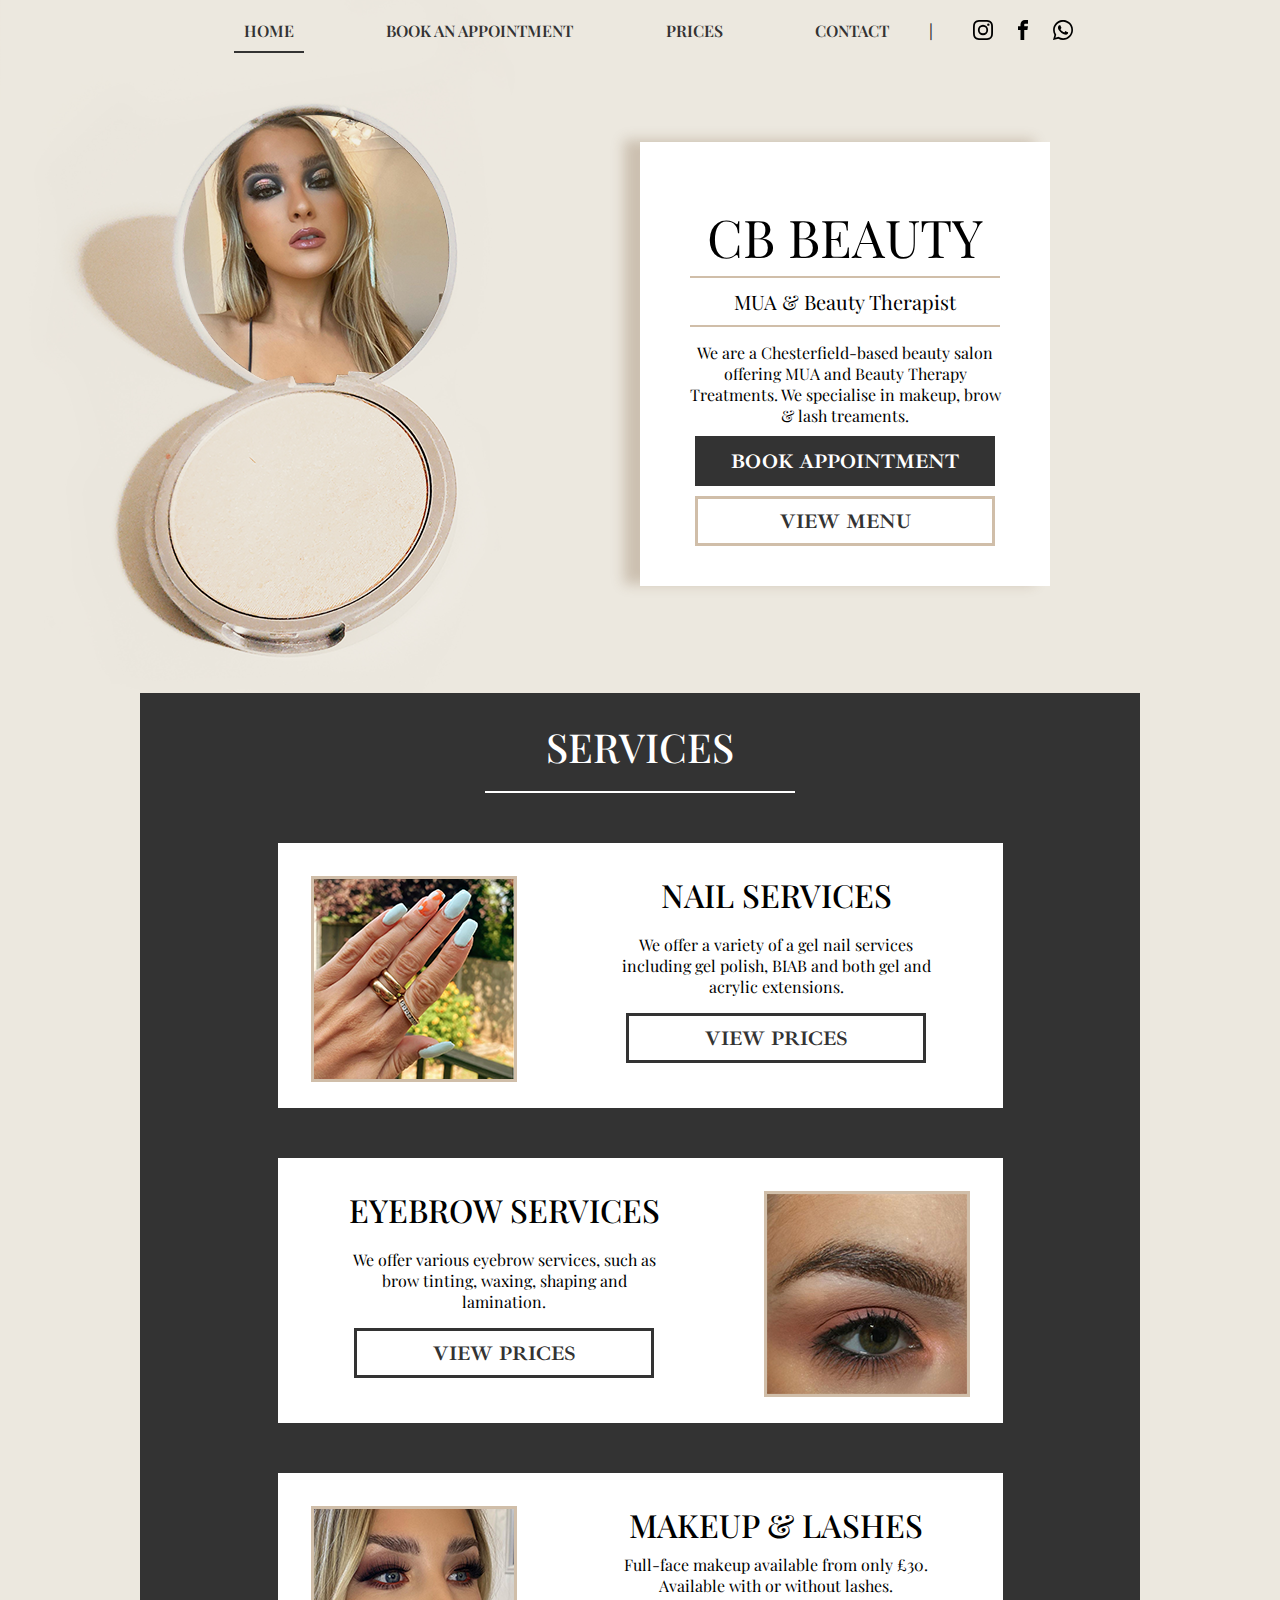
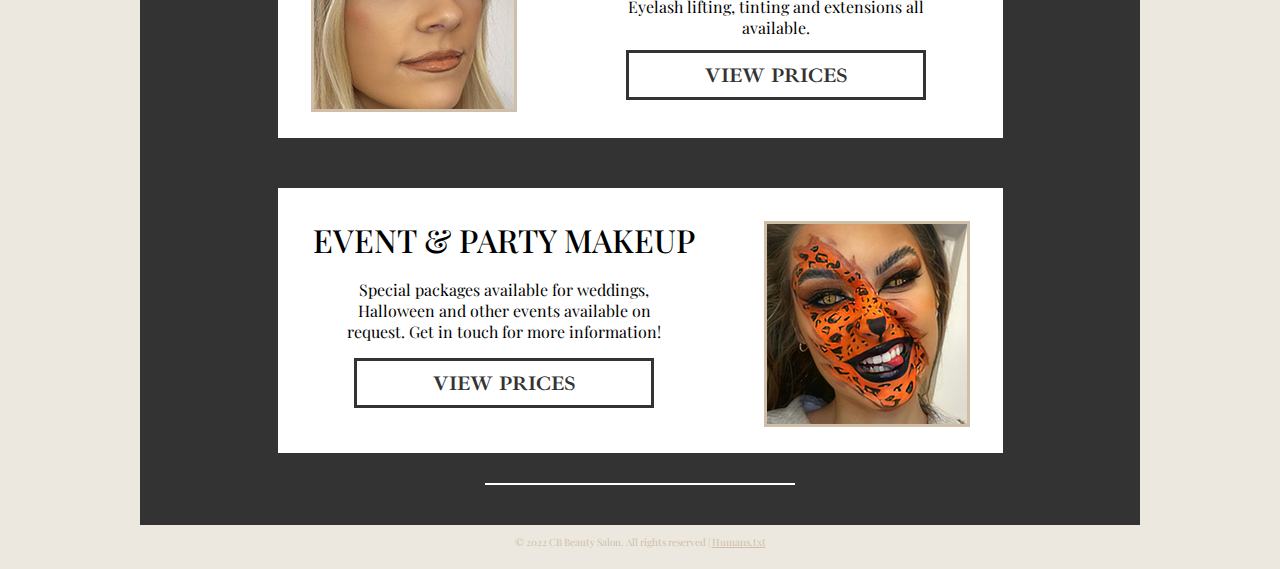
<file: index.html>
<!DOCTYPE html>
<meta name="viewport" content="width=device-width, initial-scale=1" />
<html>
    <head>
        <title>CB Beauty | Chesterfield-based Beauty Salon</title>
        <link rel="preconnect" href="https://fonts.googleapis.com">
        <link rel="preconnect" href="https://fonts.gstatic.com" crossorigin>
        <link href="https://fonts.googleapis.com/css2?family=Ibarra+Real+Nova:wght@400;500;600;700&family=Playfair+Display:wght@400;500;600&display=swap" rel="stylesheet">
        <link rel="stylesheet" href="./css/global.css">
        <link rel="stylesheet" href="./css/index.css">
        <link type="text/plain" rel="author" href="./humans.txt" />
        <link rel="icon" href="./favicon.ico" type="image/x-icon" />
        <script src="./js/scripts.js"></script>
    </head>
    <body>
        <div class="container">
            <div class="landingImage">
                <img id="landingImage" src="./images/landing-desktop.png" alt="Landing image" width='540' height='765' draggable="false" />
            </div>
            <div class="navbar">
                <ul id="nav">
                    <span class="navigation">
                        <li><a class="active" href="./">Home</a></li>
                        <li><a href="./contact-us.html#book">Book an Appointment</a></li>
                        <li><a href="./prices.html">Prices</a></li>
                        <li><a href="./contact-us.html#help">Contact</a></li>
                    </span>
                    <span class="separator">
                        <li><p>|</p></li>
                    </span>
                    <span class="socials">
                        <li><a href="https://www.instagram.com/cbbeautysalonltd/"><img src="./images/instagram.svg" alt="instragram icon" class="icon" draggable="false" width="20" height="20" /></a></li>
                        <li><a href="https://facebook.com/CBBeautyChesterfield/"><img src="./images/facebook.svg" alt="facebook icon" class="icon" draggable="false" width="20" height="20" /></a></li>
                        <li><a href="https://wa.me/447583108970"><img src="./images/whatsapp.svg" alt="whatsapp icon" class="icon" draggable="false" width="20" height="20" /></a></li>
                    </span>
                </ul>
                <a onclick="toggleNav(this)" class="menu">
                    <!-- <img src="./images/menu.svg" alt="menu icon" draggable="false" width="30" height="24" /> -->
                    <div class="menu-burger"></div>
                </a>
            </div>
            <section>
                <div class="landing fade-in">
                    <h1>CB Beauty</h1>
                    <hr class="divider">
                    <h2>MUA & Beauty Therapist</h2>
                    <hr class="divider">
                    <p>We are a Chesterfield-based beauty salon offering MUA and Beauty Therapy Treatments. We specialise in makeup, brow & lash treaments. </p>
                    <input class="button black" type="button" onclick="location.href='./contact-us.html#book';" value="Book Appointment" />
                    <input class="button" type="button" onclick="location.href='./contact-us.html#contact';" value="View Menu" />
                </div>
            </section>
            <section>
                <div class="services fade-in">
                    <h1>Services</h1>
                    <hr class="divider">
                    <div class="service grid toLeft">
                        <h2 class="name">NAIL SERVICES</h2>
                        <p class="description">We offer a variety of a gel nail services including gel polish, BIAB and both gel and acrylic extensions.</p>
                        <img class="image" src="./images/full-set-hard-gel-nail-extensions.png" alt="CB Beauty Nail Services" draggable="false" loading="lazy" width="200" height="200" />
                        <input class="button" type="button" onclick="location.href='./prices.html#nails';" value="View Prices" />
                    </div>
                    <div class="service grid toRight">
                        <h2>EYEBROW SERVICES</h2>
                        <p>We offer various eyebrow services, such as brow tinting, waxing, shaping and lamination.</p>
                        <img class="image" src="./images/semi-structured-brows-eyebrows.png" alt="CB Beauty Eyebrow Services" draggable="false" loading="lazy" width="200" height="200" />
                        <input class="button" type="button" onclick="location.href='./prices.html#brows';" value="View Prices" />
                    </div>
                    <div class="service grid toLeft">
                        <h2>MAKEUP & LASHES</h2>
                        <p>Full-face makeup available from only £30. Available with or without lashes.<br>Eyelash lifting, tinting and extensions all available.</p>
                        <img class="image" src="./images/full-face-makeup-with-lashes.png" alt="CB Beauty Makeup & Eyelash Services" draggable="false" loading="lazy" width="200" height="200" />
                        <input class="button" type="button" onclick="location.href='./prices.html#makeup&lashes';" value="View Prices" />
                    </div>
                    <div class="service grid toRight">
                        <h2>EVENT & PARTY MAKEUP</h2>
                        <p>Special packages available for weddings, Halloween and other events available on request. Get in touch for more information!</p>
                        <img class="image" src="./images/halloween-event-and-party-makeup.png" alt="CB Beauty Party and Special Event Makeup Services" draggable="false" loading="lazy" width="200" height="200" />
                        <input class="button" type="button" onclick="location.href='./prices.html#makeup';" value="View Prices" />
                    </div>
                    <hr class="divider">
                </div>
            </section>
        </div>
        <footer>
            <p>© 2022 CB Beauty Salon. All rights reserved | <a href="./humans.txt">Humans.txt</a> </p>
        </footer>
    </body>
</html>
</file>
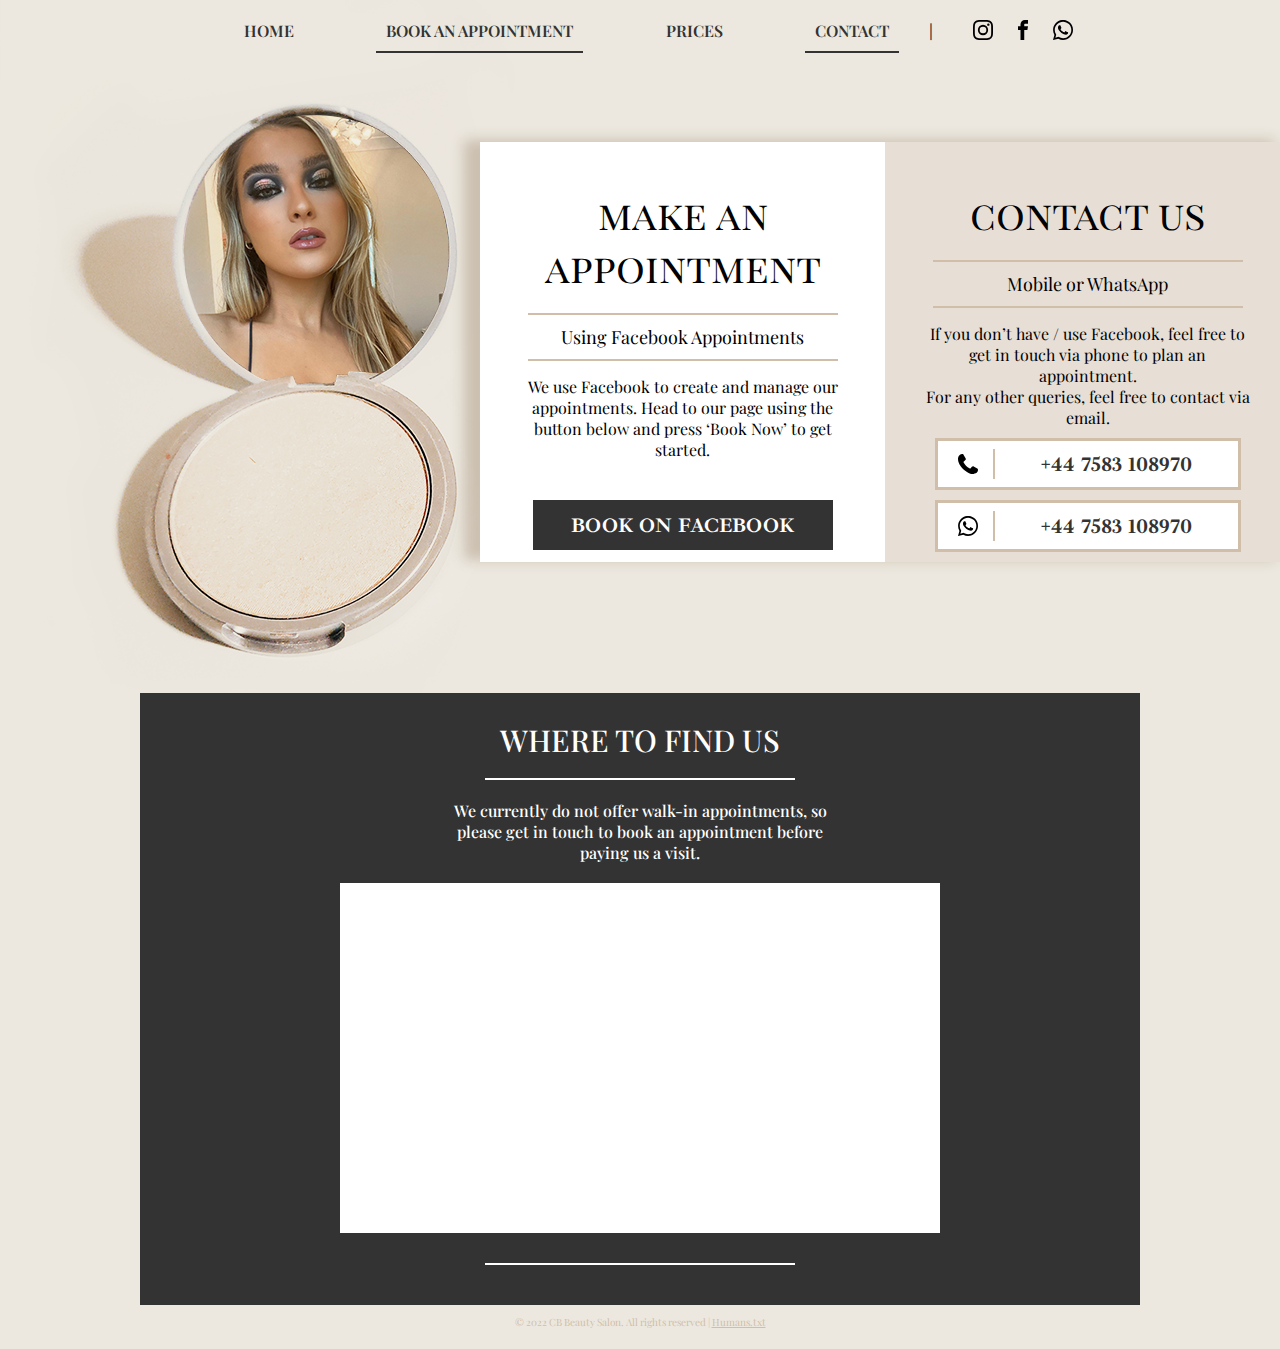
<file: contact-us.html>
<!DOCTYPE html>
<meta name="viewport" content="width=device-width, initial-scale=1" />
<html>
    <head>
        <title>CB Beauty | Contact us</title>
        <link rel="preconnect" href="https://fonts.googleapis.com">
        <link rel="preconnect" href="https://fonts.gstatic.com" crossorigin>
        <link href="https://fonts.googleapis.com/css2?family=Ibarra+Real+Nova:wght@400;500;600;700&family=Playfair+Display:wght@400;500;600&display=swap" rel="stylesheet">
        <link rel="stylesheet" href="./css/global.css">
        <link rel="stylesheet" href="./css/contact.css">
        <link rel="icon" href="./favicon.ico" type="image/x-icon" />
        <script src="./js/scripts.js"></script>
        <script type="text/javascript">
            function scrollToHash() {
                if (window.location.hash && window.innerWidth <= 925) {
                    id = window.location.hash.split('#')[1];
                    switch (id) {
                    case 'book':
                        document.getElementById('bookings').scrollIntoView(false);
                    case 'help':
                        document.getElementById('contact').scrollIntoView(false);
                    }
                }
            }
        </script>
    </head>
    <body onload="scrollToHash()">
        <div class="container">
            <div class="landingImage">
                <img id="landingImage" src="../images/landing-desktop.png" alt="Landing image" width='540' height='765' draggable="false" />
            </div>
            <div class="navbar">
                <ul id="nav">
                    <span class="navigation">
                        <li><a href="./">Home</a></li>
                        <li><a class="active" href="./contact-us.html#book">Book an Appointment</a></li>
                        <li><a href="./prices.html">Prices</a></li>
                        <li><a class="active" href="./contact-us.html#help">Contact</a></li>
                    </span>
                    <span class="separator">
                        <li><p>|</p></li>
                    </span>
                    <span class="socials">
                        <li><a href="https://www.instagram.com/cbbeautysalonltd/"><img src="./images/instagram.svg" alt="instragram icon" class="icon" draggable="false" width="20" height="20" /></a></li>
                        <li><a href="https://facebook.com/CBBeautyChesterfield/"><img src="./images/facebook.svg" alt="facebook icon" class="icon" draggable="false" width="20" height="20" /></a></li>
                        <li><a href="https://wa.me/447583108970"><img src="./images/whatsapp.svg" alt="whatsapp icon" class="icon" draggable="false" width="20" height="20" /></a></li>
                    </span>
                </ul>
                <a onclick="toggleNav(this)" class="menu">
                    <!-- <img src="./images/menu.svg" alt="menu icon" draggable="false" width="30" height="24" /> -->
                    <div class="menu-burger"></div>
                </a>
            </div>
            <section>
                <div class="contact fade-in">
                    <div class="panel" id="bookings">
                        <h1>Make an appointment</h1>
                        <hr class="divider">
                        <h2>Using Facebook Appointments</h2>
                        <hr class="divider">
                        <p>We use Facebook to create and manage our appointments. Head to our page using the button below and press ‘Book Now’ to get started. </p>
                        <a href='https://fb.com/CBBeautyChesterfield'><input class="button black" type="button" value="Book on Facebook" /></a>
                    </div>
                    <div class="panel coloured" id="contact">
                        <h1>Contact Us</h1>
                        <hr class="divider">
                        <h2>Mobile or WhatsApp</h2>
                        <hr class="divider">
                        <p>If you don’t have / use Facebook, feel free to get in touch via phone to plan an appointment.<br>For any other queries, feel free to contact via email. </p>
                        <div class="button info" onclick="location.href='tel:+447583108970';">
                            <img src="./images/phone-call.svg" alt="phone call vector icon">
                            <a>+44 7583 108970</a>
                        </div>
                        <div class="button info" onclick="location.href='https://wa.me/447583108970';">
                            <img src="./images/whatsapp.svg" alt="phone call vector icon">
                            <a>+44 7583 108970</a>
                        </div>
                    </div>
                </div>
                <div class="services map fade-in">
                    <h1>Where to find us</h1>
                    <hr class="divider">
                    <p>We currently do not offer walk-in appointments, so please get in touch to book an appointment before paying us a visit. </p>
                    <div id="location">
                        <iframe src="https://www.google.com/maps/embed?pb=!1m18!1m12!1m3!1d2388.195735470234!2d-1.4720053000000002!3d53.232267500000006!2m3!1f0!2f0!3f0!3m2!1i1024!2i768!4f13.1!3m3!1m2!1s0x487985a1b3f1967b%3A0xd38a5931ae630f93!2s11%20Old%20Pheasant%20Ct%2C%20Chesterfield%20S40%203GY!5e0!3m2!1sen!2suk!4v1658958017430!5m2!1sen!2suk" width="100%" height="100%" style="border:0;" allowfullscreen="" loading="lazy" referrerpolicy="no-referrer-when-downgrade"></iframe>
                    </div>
                    <hr class="divider">
                </div>
                <footer>
                    <p>© 2022 CB Beauty Salon. All rights reserved | <a href="./humans.txt">Humans.txt</a> </p>
                </footer>
            </section>
        </div>
    </body>

</html>
</file>
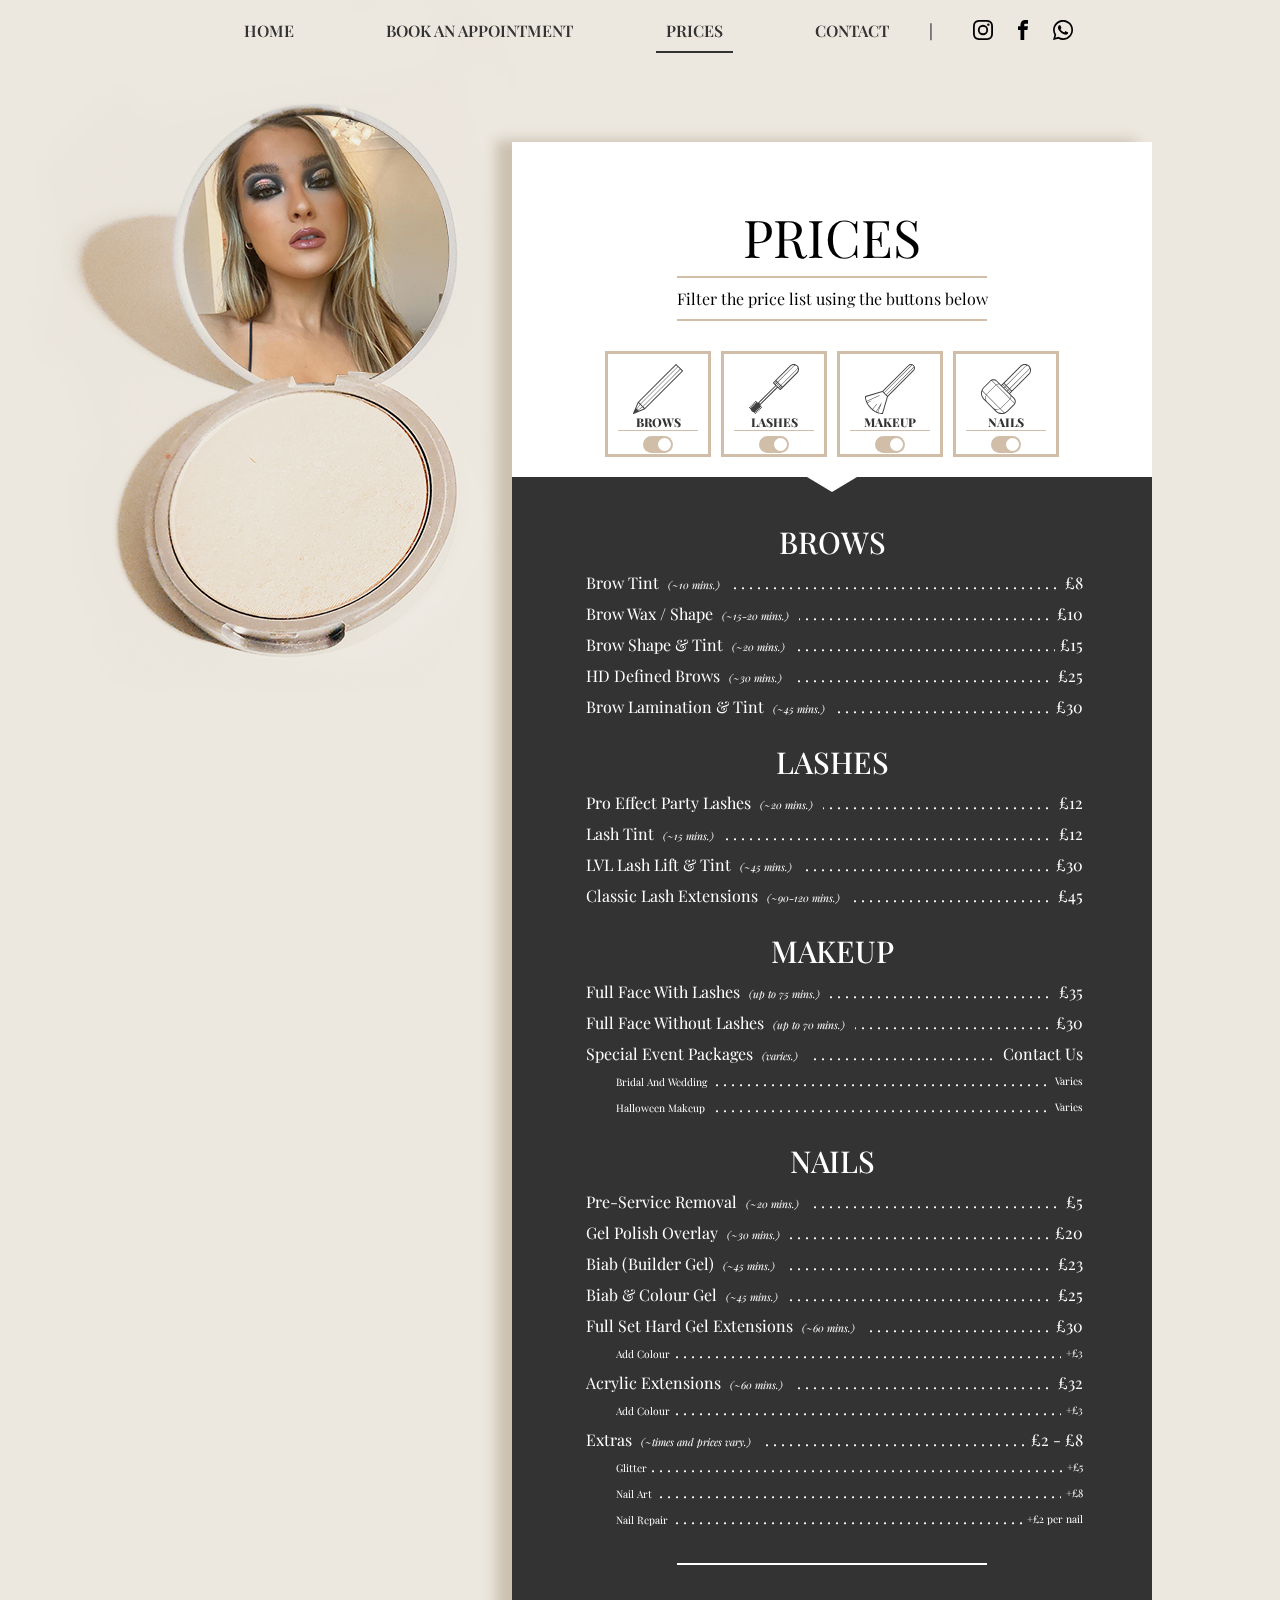
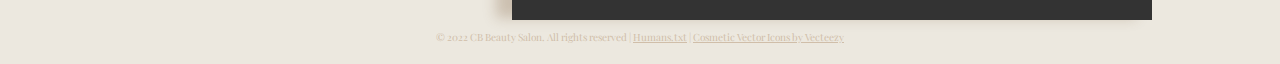
<file: prices.html>
<!DOCTYPE html>
<meta name="viewport" content="width=device-width, initial-scale=1" />
<html>
    <head>
        <title>CB Beauty | Prices</title>
        <link rel="preconnect" href="https://fonts.googleapis.com">
        <link rel="preconnect" href="https://fonts.gstatic.com" crossorigin>
        <link href="https://fonts.googleapis.com/css2?family=Ibarra+Real+Nova:wght@400;500;600;700&family=Playfair+Display:wght@400;500;600&display=swap" rel="stylesheet">
        <link rel="stylesheet" href="./css/global.css">
        <link rel="stylesheet" href="./css/prices.css">
        <link rel="icon" href="favicon.ico" type="image/x-icon" />
        <script src="./js/scripts.js"></script>
        <script type="text/javascript">
            function filterMenu(self, id) {
                var x = document.getElementById(id);
                var y = self.querySelector('input')
                if (x.className === "segment active") {
                    x.className = "segment";
                    y.checked = false;
                } else {
                    x.className = "segment active";
                    y.checked = true;
                }
            }

            function toggleFilter(id, result) {
                var x = document.getElementById(id);
                var y = x.querySelector('input')
                if (y.checked != result) {
                    x.click();
                }
            }

            function filterUsingHash() {
                if(window.location.hash) {
                    id = window.location.hash.split('#')[1];
                    console.log(id)
                    if (id.includes("brows")) {
                    toggleFilter('brows-button', true);
                    } else {toggleFilter('brows-button', false);}
                    if (id.includes("lashes")) {
                    toggleFilter('lashes-button', true);
                    } else {toggleFilter('lashes-button', false);}
                    if (id.includes("makeup")) {
                    toggleFilter('makeup-button', true);
                    } else {toggleFilter('makeup-button', false);}
                    if (id.includes("nails")) {
                    toggleFilter('nails-button', true);
                    } else {toggleFilter('nails-button', false);}
                }
            }
        </script>
    </head>
    <body onload="filterUsingHash()">
        <div class="container">
            <div class="landingImage fixed">
                <img id="landingImage" src="../images/landing-desktop.png" alt="Landing image" width='540' height='765' draggable="false" />
            </div>
            <div class="navbar">
                <ul id="nav">
                    <span class="navigation">
                        <li><a href="./">Home</a></li>
                        <li><a href="./contact-us.html#book">Book an Appointment</a></li>
                        <li><a class="active" href="./prices.html">Prices</a></li>
                        <li><a href="./contact-us.html#help">Contact</a></li>
                    </span>
                    <span class="separator">
                        <li><p>|</p></li>
                    </span>
                    <span class="socials">
                        <li><a href="https://www.instagram.com/cbbeautysalonltd/"><img src="./images/instagram.svg" alt="instragram icon" class="icon" draggable="false" width="20" height="20" /></a></li>
                        <li><a href="https://facebook.com/CBBeautyChesterfield/"><img src="./images/facebook.svg" alt="facebook icon" class="icon" draggable="false" width="20" height="20" /></a></li>
                        <li><a href="https://wa.me/447583108970"><img src="./images/whatsapp.svg" alt="whatsapp icon" class="icon" draggable="false" width="20" height="20" /></a></li>
                    </span>
                </ul>
                <a onclick="toggleNav(this)" class="menu">
                    <!-- <img src="./images/menu.svg" alt="menu icon" draggable="false" width="30" height="24" /> -->
                    <div class="menu-burger"></div>
                </a>
            </div>
            <section>
                <div class="prices fade-in">
                    <h1>Prices</h1>
                    <hr class="divider">
                    <p>Filter the price list using the buttons below</p>
                    <hr class="divider">
                    <div class="filters">
                        <div class="button" onclick="filterMenu(this, 'brows')" id="brows-button">
                            <img src="./images/eyebrow-pencil-vector.svg" draggable="false" />
                            <h3>brows</h3> 
                            <div class="toggle">
                                <label class="switch">
                                    <input type="checkbox" checked="checked">
                                    <span class="slider round"></span>
                                </label>
                            </div>
                        </div>
                        <div class="button" onclick="filterMenu(this, 'lashes')" id="lashes-button">
                            <img src="./images/eyelash-mascara-vector.svg" draggable="false" />
                            <h3>lashes</h3> 
                            <div class="toggle">
                                <label class="switch">
                                    <input type="checkbox" checked="checked">
                                    <span class="slider round"></span>
                                </label>
                            </div>
                        </div>
                        <div class="button" onclick="filterMenu(this, 'makeup')" id="makeup-button">
                            <img src="./images/makeup-brush-vector.svg" draggable="false" />
                            <h3>makeup</h3> 
                            <div class="toggle">
                                <label class="switch">
                                    <input type="checkbox" checked="checked">
                                    <span class="slider round"></span>
                                </label>
                            </div>
                        </div>
                        <div class="button" onclick="filterMenu(this, 'nails')" id="nails-button">
                            <img src="./images/nail-polish-vector.svg" draggable="false" />
                            <h3>nails</h3> 
                            <div class="toggle">
                                <label class="switch">
                                    <input type="checkbox" checked="checked">
                                    <span class="slider round"></span>
                                </label>
                            </div>
                        </div>
                    </div>
                    <div class="triangle-down"></div>
                    <div class="menu">
                        <ul>
                            <div id="brows" class="segment active">
                                <h2>Brows</h2>
                                <li><p><span class="plan">Brow tint <span class="duration">(~10 mins.)</span></span><span class="price">£8</span></p></li>
                                <li><p><span class="plan">Brow wax / shape <span class="duration">(~15-20 mins.)</span></span><span class="price">£10</span></p></li>
                                <li><p><span class="plan">Brow shape & tint <span class="duration">(~20 mins.)</span></span><span class="price">£15</span></p></li>
                                <li><p><span class="plan">HD defined brows <span class="duration">(~30 mins.)</span></span><span class="price">£25</span></p></li>
                                <li><p><span class="plan">Brow lamination & tint <span class="duration">(~45 mins.)</span></span><span class="price">£30</span></p></li>
                            </div>
                            <div id="lashes" class="segment active">
                                <h2>Lashes</h2>
                                <li><p><span class="plan">Pro effect party lashes <span class="duration">(~20 mins.)</span></span><span class="price">£12</span></p></li>
                                <li><p><span class="plan">Lash tint <span class="duration">(~15 mins.)</span></span><span class="price">£12</span></p></li>
                                <li><p><span class="plan">LVL lash lift & tint <span class="duration">(~45 mins.)</span></span><span class="price">£30</span></p></li>
                                <li><p><span class="plan">Classic lash extensions <span class="duration">(~90-120 mins.)</span></span><span class="price">£45</span></p></li>
                            </div>
                            <div id="makeup" class="segment active">
                                <h2>Makeup</h2>
                                <li><p><span class="plan">Full face with lashes <span class="duration">(up to 75 mins.)</span></span><span class="price">£35</span></p></li>
                                <li><p><span class="plan">Full face without lashes <span class="duration">(up to 70 mins.)</span></span><span class="price">£30</span></p></li>
                                <li><p><span class="plan">Special event packages <span class="duration">(varies.)</span></span><span class="price">Contact Us</span></p></li>
                                <li><p class="option"><span class="plan">Bridal and Wedding</span><span class="price">Varies</span></p></li>
                                <li><p class="option"><span class="plan">Halloween Makeup</span><span class="price">Varies</span></p></li>
                            </div>
                            <div id="nails" class="segment active">
                                <h2>Nails</h2>
                                <li><p><span class="plan">Pre-service removal <span class="duration">(~20 mins.)</span></span><span class="price">£5</span></p></li>
                                <li><p><span class="plan">Gel polish overlay <span class="duration">(~30 mins.)</span></span><span class="price">£20</span></p></li>
                                <li><p><span class="plan">Biab (Builder Gel) <span class="duration">(~45 mins.)</span></span><span class="price">£23</span></p></li>
                                <li><p><span class="plan">Biab & colour gel <span class="duration">(~45 mins.)</span></span><span class="price">£25</span></p></li>
                                <li><p><span class="plan">Full set hard gel extensions <span class="duration">(~60 mins.)</span></span><span class="price">£30</span></p></li> 
                                <li><p class="option"><span class="plan">Add Colour</span><span class="price">+£3</span></p></li>
                                <li><p><span class="plan">Acrylic extensions <span class="duration">(~60 mins.)</span></span><span class="price">£32</span></p></li>
                                <li><p class="option"><span class="plan">Add Colour</span><span class="price">+£3</span></p></li>
                                <li><p><span class="plan">Extras <span class="duration">(~times and prices vary.)</span></span><span class="price">£2 - £8</span></p></li>
                                <li><p class="option"><span class="plan">Glitter</span><span class="price">+£5</span></p></li>
                                <li><p class="option"><span class="plan">Nail art</span><span class="price">+£8</span></p></li>
                                <li><p class="option"><span class="plan">Nail repair</span><span class="price">+£2 per nail</span></p></li>
                            </div>
                        </ul>
                        <hr class="divider">
                    </div>
                </div>
            </section>
            <footer>
                <p>© 2022 CB Beauty Salon. All rights reserved | <a href="./humans.txt">Humans.txt</a> | <a href="https://www.vecteezy.com/vector-art/129490-free-cosmetic-icon-vector">Cosmetic Vector Icons by Vecteezy</a></p>
            </footer>
        </div>
    </body>
</html>
</file>
<file: css/global.css>
:root {
    font-size: 62.5%;
    --bg-color: #ECE8DF;
    --near-black: #333333;
    --accent-col: #D0BEA9;
}

html,
body {
  padding: 0;
  margin: 0;
  font-family: 'Playfair Display', 'Garamond', Georgia, 'Times New Roman', Times, serif, system-ui, -apple-system, BlinkMacSystemFont, 'Segoe UI', Roboto, Oxygen, Ubuntu, Cantarell, 'Open Sans', 'Helvetica Neue', sans-serif;
  background-color: var(--bg-color);
  overflow: auto;
  min-width: 230px;
  max-width: 100%;
  overflow-x: auto;
  overflow-y: visible;
  /* width: 100%; */
}

footer {
  display: block;
  align-items: center;
  justify-content: center;
}

footer p, footer a {
  text-align: center;
  color: var(--accent-col);
  padding-bottom: 1rem;
  /* margin-bottom: 0; */
}

footer img {
  width: 88;
  height: 33;
  display: block;
  margin-left: auto;
  margin-right: auto;
  filter: brightness(0) saturate(100%) invert(82%) sepia(33%) saturate(166%) hue-rotate(352deg) brightness(90%) contrast(89%);
}

section {
  overflow: visible;
  height: auto;
}

.container {
  max-width: 1440px;
  margin: auto;
  padding: 0;
  overflow-y:visible;
  height: auto;
}

.landingImage {
  max-width: 630px;
}
#landingImage {
  position: relative;
  top: -70px;
  left: 0;
  width: 540px;
  height: auto;
  z-index: 0;
}

/* Buttons */

.button {
  font-size: 2rem;
  font-weight: 700;
  font-family: 'Ibarra Real Nova', 'Garamond', Georgia, 'Times New Roman', Times, serif;
  text-transform: uppercase;
  color: var(--near-black);
  background-color: #fff;
  margin: 0 0 1rem 0;
  border: 3px solid var(--accent-col);
  -webkit-appearance: none;
  border-radius: 0;
  width: 300px;
  height: 50px;
}

.button:hover {
  cursor: pointer;
}

/* Services */

.services {
  position: relative;
  margin: auto;
  margin-top: -75px;
  width: 1000px;
  /* height: 1200px; */
  background-color: var(--near-black);
  font-family: 'Playfair Display', 'Garamond', Georgia, 'Times New Roman', Times, serif;
}

.services h1 {
  color: white;
  font-size: 4rem;
  font-weight: 500;
  text-transform: uppercase;
  text-align: center;
  padding: 2.7rem 0 0 0;
  margin: 0;
  margin-bottom: 1.8rem;
}

.services .divider {
  border-color: #fff;
}

.services .divider:last-of-type {
  margin-top: 3rem;
  padding-bottom: 4rem;
}

.divider {
    width: 31rem;
    border: none;
    border-top: 2px solid var(--accent-col);
}

/* Nav bar */

.navbar {
  position: absolute;
  width: 100%;
  top: 0;
  left: 0;
}

.navbar ul {
  width: 65%;
  max-width: 936px;
  display: flex;
  padding: 0;
  margin: auto;
  display: flex;
  justify-content: space-between;
}

.navbar li {
  list-style: none;
  text-transform: uppercase;
}

.navbar a, .navbar p, .navbar span {
  display: block;
  padding: 1rem;
  color: var(--near-black);
  text-align: center;
  font-weight: 600;
  font-family: 'Playfair Display', 'Garamond', Georgia, 'Times New Roman', Times, serif;
  font-size: 1.6rem;
  text-decoration: none;
}

.navbar .active, .navbar a:hover {
  border-bottom: 2px solid var(--near-black);
}

.navbar .socials .icon {
  color: var(--near-black);
  width: 2rem;
  height: 2rem;
  padding: 0;
}

.navbar .navigation {
  width: 80%;
  display: flex;
  flex-direction: row;
  justify-content: space-between;
}

.navbar .separator p {
  margin: 0;
}

.navbar .socials {
  width: 10%;
  display: flex;
  flex-direction: row;
  justify-content: space-between;
}

.navbar .menu {
  display: none;
}

@media screen and (max-width: 400px) {
  :root {
      font-size: 48%;
  }
}

@media screen and (max-width: 925px) {
  .navbar {
      position: absolute;
      right: 0;
      width: 100%;
      /* height: 100%; */
      z-index: 2;
  }
  .navbar ul {
      position: fixed;
      right: -300px;
      display: none;
      transition: .4s;
      text-decoration: none;
      display: block;
      margin: 0;
      padding-top: 5rem;
      width: 100%;
      max-width: 300px;
      right: -300px;
      height: 100%;
      background-color: hsla(30, 16%, 83%, 0.85);
      backdrop-filter: blur(5px);
      -webkit-backdrop-filter: blur(5px);
      overflow: auto;
  }
  .navbar ul.active {
      text-decoration: none;
      display: block;
      right: 0px;
  }
  .navbar span {
      padding: 0;
  }
  .navbar .navigation {
      width: 100%;
      flex-direction: column;
  }
  .navbar .separator {
      display: none;
  }
  .navbar .socials {
      width: 100%;
      flex-direction: column;
  }
  .navbar a {
      padding: 2rem;
  }
  .navbar .menu {
      display: block;
      position: fixed;
      top: 0px;
      right:0px;
      color: var(--near-black);
      width: 3rem;
      height: 2.4rem;
      margin: 1.5rem 2rem;
      padding: 8px 5px 8px 5px;
      background-color: var(--bg-color);
      border-radius: 5px;
      display: flex;
      justify-content: center;
      align-items: center;
  }
  .navbar .menu img {
      margin: 0;
      padding: 0;
      width: 100%;
      height: auto;
  }
  .navbar .menu:hover {
      border: none;
      cursor: pointer;
  }
  /* Nav button */
  .navbar .menu .menu-burger {
    position: relative;
    width: 3rem;
    height: .4rem;
    background-color: var(--near-black);
    border-radius: 5px;
    transition: all .3s ease-in-out;
  }
  .navbar .menu .menu-burger::before, .menu-burger::after {
    content: '';
    position: absolute;
    left: 0;
    width: 3rem;
    height: .4rem;
    background-color: var(--near-black);
    border-radius: 5px;
    transition: all .3s ease-in-out;
  }
  .navbar .menu .menu-burger::before {
    transform: translateY(-1rem);
  }
  .navbar .menu .menu-burger::after {
    transform: translateY(1rem);
  }
  /* Animated Nav Button: */
  .navbar .menu.open .menu-burger {
    transform: translateX(3rem);
    background: transparent;
  }
  .navbar .menu.open .menu-burger::before {
    transform: rotate(-45deg) translate(-2.2rem, -2.2rem);
  }
  .navbar .menu.open .menu-burger::after {
    transform: rotate(45deg) translate(-2.2rem, 2.2rem);
  }

  .navbar .active {
      text-decoration: underline;
      text-decoration-thickness: 2px;
      text-underline-offset: 5px;
      border-bottom: none;
  }

  .landingImage {
      margin: auto;
  }

  #landingImage {
      width: 110%;
      height: auto;
      left: -15%;
  }

  .services {
      width: 85%;
      max-width: 400px;
  }

  .divider {
      width: 80%;
  }
  
}

@media (prefers-reduced-motion: no-preference) {
  .fade-in {
    animation: fadeIn 1s;
  }

  @keyframes fadeIn {
    0% { opacity: 0; }
    100% { opacity: 1; }
  }
}
</file>
<file: css/index.css>
.landing {
    position: absolute;
    width: 410px;
    height: auto;
    left: 50vw;
    top: 142px;
    background-color: #fff;
    box-shadow: -16px -2px 12px rgba(113, 74, 38, 0.25);
    display: flex;
    flex-direction: column;
    align-items: center;
}

.landing h1 {
    font-size: 5.2rem;
    font-weight: 400;
    font-family: 'Playfair Display', 'Garamond', Georgia, 'Times New Roman', Times, serif;
    text-transform: uppercase;
    text-align: center;
    margin: 6rem 0 0 0;
}

.landing h2 {
    font-size: 2rem;
    font-weight: 400;
    margin: 5px;
}

.landing p {
    margin: 10px;
    font-size: 1.6rem;
    font-weight: 400;
    text-align: center;
    width: 325px;
}

.landing .button.black {
    color: #fff;
    background-color: var(--near-black);
    margin: 0 0 1rem 0;
    border: 2px solid var(--near-black);
    width: 300px;
    height: 50px;
}

.landing .button.black:focus {
    border: 3px solid var(--accent-col);
}

.landing .button {
    border: 3px solid var(--accent-col);
    margin-bottom: 40px;
}

.service {
    width: 725px;
    height: 265px;
    margin: auto;
    margin-top: 50px;
    display: flex;
    /* background-color: var(--bg-color); */
    background-color: #fff;
}

.service.grid {
    display: grid; 
    grid-template-columns: 0fr 2fr 0fr;
    grid-auto-rows: auto;
    gap: 0px 0px; 
    grid-template-areas: 
        ".image .name .image"
        ".image .description .image"
        ".image .button .image"
        ".image . .image";
}

.service.grid h2 {
    height: auto;
    margin: 0;
    margin-top: 3rem;
    grid-area: 1 / 2 / 1 / 2;
}

.service.grid p {
    grid-area: 2 / 2 / 2 / 2;
}

.service.grid .button {
    grid-area: 3 / 2 / 3 / 2;
    margin-top: 1rem;
    margin-bottom: 4rem;
}

.service.grid.toLeft img {
    grid-area: 1 / 1 / 4 / 1;
}

.service.grid.toRight img {
    grid-area: 1 / 3 / 4 / 3;
}

.service img {
    width: 200px;
    height: 200px;
    margin: 33px;
    border: 3px solid var(--accent-col);
}

.service h2 {
    margin: 0;
    padding: 0;
    font-size: 3.2rem;
    text-align: center;
    font-weight: 500;
    margin: auto;
}

.service p {
    margin: 0;
    font-size: 1.6rem;
    text-align: center;
    width: 315px;
    margin: auto;
}

.service .button {
    margin: auto;
    border: 3px solid var(--near-black);
}

@media screen and (max-width: 925px) {
    .container {
        max-width: 500px;
    }

    .landing {
        position: relative;
        margin: auto;
        margin-top: -150px;
        top: -150px;
        left: 0;
        width: 85%;
        max-width: 400px;
    }

    .landing h1 {
        font-size: clamp(1.2rem, 10vw, 5.2rem);
    }

    .landing h2 {
        font-size: clamp(1.4rem, 1.8rem, 5vw);
    }

    .landing p {
        width: 80%;
        margin-left: 10%;
        margin-right: 10%;
        font-size: clamp(1.3rem, 1.6rem, 3vw);
    }

    .landing .button, .landing .button.black {
        width: 80%;
        font-size: clamp(1.2rem, 35vw, 1.6rem);
    }

    .services h1 {
        padding-top: 17px;
        font-size: 2.4rem;
        font-weight: 500;;
    }

    .service {
        width: 90%;
        height: auto;
        margin-top: 21px;
    }

    .service.grid {
        display: flex;
        flex-direction: column;
    }

    .service.grid h2 {
        margin-top: 2rem;
        font-size: clamp(1.4rem, 2.2rem, 5vw);
        font-weight: 6500;
        width: 100%;
    }

    .service.grid p {
        font-size: clamp(1.3rem, 1.6rem, 3vw);
        width: 90%;
        padding: 5%;
    }

    .service.grid img {
        margin: auto;
        margin-bottom: 5px;
    }

    .service.grid .button {
        font-size: 1.6rem;
        width: 85%;
        height: 4rem;
        margin-bottom: 20px;
    }
}
</file>
<file: css/contact.css>
.contact {
    position: absolute;
    width: 810px;
    height: auto;
    left: calc(35% + 2.5vw);
    top: 142px;
    background-color: #fff;
    box-shadow: -16px -2px 12px rgba(113, 74, 38, 0.25);
    display: flex;
    flex-direction: row;
    align-items: center;
}

.contact .panel {
    width: 410px;
    height: 420px;
    display: flex;
    flex-direction: column;
    align-items: center;
}

.contact .panel.coloured {
    background-color: #e7ded5;
    /* background-color: var(--near-black);
    color: #fff; */
}

.contact h1 {
    font-size: 4rem;
    font-weight: 400;
    font-family: 'Playfair Display', 'Garamond', Georgia, 'Times New Roman', Times, serif;
    text-transform: lowercase;
    font-variant: small-caps;
    text-align: center;
    margin: 4.5rem 0 1.5rem 0;
}

.contact h2 {
    font-size: 1.8rem;
    font-weight: 400;
    margin: 5px;
}

.contact p {
    margin: 10px;
    font-size: 1.6rem;
    font-weight: 400;
    text-align: center;
    width: 325px;
}

.contact .button.black {
    color: #fff;
    background-color: var(--near-black);
    margin: 3rem 0 1rem 0;
    border: 2px solid var(--near-black);
    width: 300px;
    height: 50px;
}

.contact .button.black:focus {
    border: 3px solid var(--accent-col);
}

.contact .button.info {
    /* width: 25rem; */
    display: flex;
    align-items: center;
}

.contact .button.info img {
    width: 2rem;
    margin-left: .5rem;
    padding: .5rem 1.5rem;
    border-right: 2px solid var(--accent-col);
}

.contact .button.info a {
    width: 100%;
    /* margin-left: 10%; */
    text-align: center;
}

.services.map h1 {
    font-size: 3rem;
}

.services.map p {
    color: white;
    width: 80%;
    max-width: 40rem;
    font-size: 1.6rem;
    font-weight: 500;
    text-align: center;
    margin: 0;
    margin:auto;
    margin-top: 2rem;
    margin-bottom: 2rem;
}

.services.map #location {
    width:60%;
    height:35rem;
    margin: auto;
    margin-top: 2rem;
    background-color: #fff;
}


@media screen and (max-width: 1200px) {
    .contact {
        position: relative;
        margin-top: -350px;
        top: -350px;
        left: 0;
        margin: auto;
    }

    .services.map {
        margin-top: -200px;
    }
}


@media screen and (max-width: 925px) {
    .contact {
        position: relative;
        margin: auto;
        margin-top: -150px;
        top: -150px;
        left: 0;
        width: 85%;
        max-width: 400px;
        flex-direction: column;
    }

    .contact .panel {
        width: 100%;
        height: auto;
    }

    .contact .panel h1 {
        margin: 3rem 2rem 2rem 2rem;
        line-height: 4rem;
    }

    .contact .panel h2, .contact .panel p {
        width: 80%;
        text-align: center;
    }

    .contact .button.black, .contact .button.info {
        margin-bottom: 2rem;
        width: 80%;
    }

    .services.map {
        margin-top: -50px;
    }
}
</file>
<file: css/prices.css>
.landingImage.fixed {
    position: fixed;
    top: 0;
}

.prices {
    width: 50vw;
    max-width: 825px;
    position: relative;
    height: auto;
    /* top: -765px; */
    left: 40%;
    margin-top: 142px;
    background-color: #fff;
    box-shadow: -16px -2px 12px rgba(113, 74, 38, 0.25);
    display: flex;
    flex-direction: column;
    align-items: center;
    font-family: 'Playfair Display', 'Garamond', Georgia, 'Times New Roman', Times, serif;
    overflow-y: visible;
}

.triangle-down {
    position: relative;
	width: 0;
	height: 0;
	border-left: 25px solid transparent;
	border-right: 25px solid transparent;
	border-top: 15px solid #fff;
    bottom: -15px;
}

.prices h1 {
    font-size: 5.2rem;
    font-weight: 400;
    text-transform: uppercase;
    text-align: center;
    margin: 6rem 0 0 0;
}

.prices p {
    font-size: 1.6rem;
    font-weight: 400;
    margin: 5px;
}

.prices .filters {
    margin-top: 2rem;
}

.prices .filters .button {
    float: left;
    width:  10rem;
    height: 10rem;
    display: flex;
    flex-direction: column;
    justify-content: space-around;
    /* padding: 10px; */
    margin: 5px;
}

.switch {
    position: relative;
    display: inline-block;
    width: 30px;
    height: 17px;
    margin: auto;
    pointer-events: none;
}

input[type=checkbox] {
    opacity: 0;
    width: 0;
    height: 0;
}

.toggle {
    display: flex;
    flex-direction: column;
    justify-content: space-around;
    height: 17px;
    margin-left: 1rem;
    margin-right: 1rem;
    padding: .5rem;
    border-top: 1px solid var(--accent-col);
}

.slider {
    position: absolute;
    cursor: pointer;
    top: 0;
    left: 0;
    right: 0;
    bottom: 0;
    background-color: #ccc;
    -webkit-transition: .4s;
    transition: .4s;
}

.slider:before {
    position: absolute;
    content: "";
    height: 13px;
    width: 13px;
    left: 2px;
    bottom: 2px;
    background-color: white;
    -webkit-transition: .4s;
    transition: .4s;
}

input:checked + .slider {
    background-color: var(--accent-col);
}

input:focus + .slider {
    box-shadow: 0 0 1px var(--accent-col);
}

input:checked + .slider:before {
    -webkit-transform: translateX(13px);
    -ms-transform: translateX(13px);
    transform: translateX(13px);
}

.slider.round {
    border-radius: 34px;
}

.slider.round:before {
    border-radius: 50%;
}

.prices .filters .button img {
    /* width: 90%; */
    height: 50%;
    align-self: center;
    margin-top: 10%;
}

.prices .filters .button h3 {
    display: inline;
    width: auto;
    font-family: 'Playfair Display', 'Garamond', Georgia, 'Times New Roman', Times, serif;
    font-size: 1.2rem;
    font-weight: 800;
    /* text-align: center; */
    padding: 0;
    margin: auto;
}

.prices .filters .info {
    display: flex;
    padding-top: 5%;
    /* border-top: solid 2px var(--accent-col); */
}

.prices .menu {
    width: 100%;
    background-color: var(--near-black);
}

.prices .menu .segment {
    display: none;
}

.prices .menu .segment.active {
    display: block;
}

.prices .menu ul {
    width: 80%;
    list-style: none;
    padding: 0;
    overflow-x: hidden;
    margin: auto;
    color: white;
    margin-top: 2rem;
    margin-bottom: 3rem;
}

.prices .menu li {
    width: 100%;
    margin-top: 1rem;
}

.prices .menu .plan::after {
    font-size: clamp(1.2rem, 1.5vw, 1.6rem);
    float: left;
    width: 0;
    white-space: nowrap;
    content:". . . . . . . . . . . . . . . . . . . . . . . . . . . . . . . . . . . . . "". . . . . . . . . . . . . . . . . . . . . . . . . . . . . . . . . . . . . "". . . . . . . . . . . . . . . . . . . . . . . . . . . . . . . . . . . . . "". . . . . . . . . . . . . . . . . . . . . . . . . . . . . . . . . . . . . "
}

.prices .menu h2 {
    font-size: 3rem;
    font-weight: 500;
    text-transform: uppercase;
    text-align: center;
    /* margin: 0; */
    margin-bottom: 0;
}

.prices .menu span {
    padding: 0 .5rem 0 .5rem;
    background-color: var(--near-black);
}

.prices .menu p {
    font-size: clamp(1.2rem, 1.5vw, 1.6rem);
}

.prices .menu .plan {
    font-size: clamp(1.2rem, 1.5vw, 1.6rem);
    text-transform: capitalize;
    word-wrap: normal;
}

.prices .menu .option {
    padding-left: 3rem;
    margin-top: clamp(-1rem, 1vw, -0.5rem)
}

.prices .menu .option .plan, .prices .menu .option .price {
    /* font-style: italic; */
    font-size: clamp(1rem, .8vw, 1.3rem);
    padding-top: .5rem;
}

.prices .menu .duration {
    text-transform: none;
    font-style: italic;
    font-size: clamp(1rem, .8vw, 1.3rem);
}

.prices .menu .price {
    /* min-width: 2rem; */
    float: right;
    margin-right: -.5rem;
    text-align: right;
}

.prices .menu .divider {
    border-color: #fff;
    padding-bottom: 5rem;
}


@media screen and (max-width: 925px) {
    .landingImage.fixed {
        position: relative;
    }

    .prices {
        position: relative;
        margin: auto;
        margin-top: -150px;
        top: -150px;
        left: 0;
        width: 85%;
        max-width: 400px;
    }

    .prices .filters {
        display: grid;
        grid-template-columns: 1fr 1fr;
        grid-template-rows: 1fr 1fr;
        width: 80%;
    }

    .prices .filters .button {
        margin: auto;
        margin-bottom: 15%;
    }

    .prices h1 {
        font-size: clamp(1.2rem, 10vw, 5.2rem);
    }

    .prices h2 {
        font-size: clamp(1.4rem, 1.8rem, 5vw);
    }

    .prices .menu h2 {
        font-size: clamp(1.8rem, 7vw, 2.5rem);
    }
    .prices .menu ul {
        width: 95%;
    }
}
</file>
